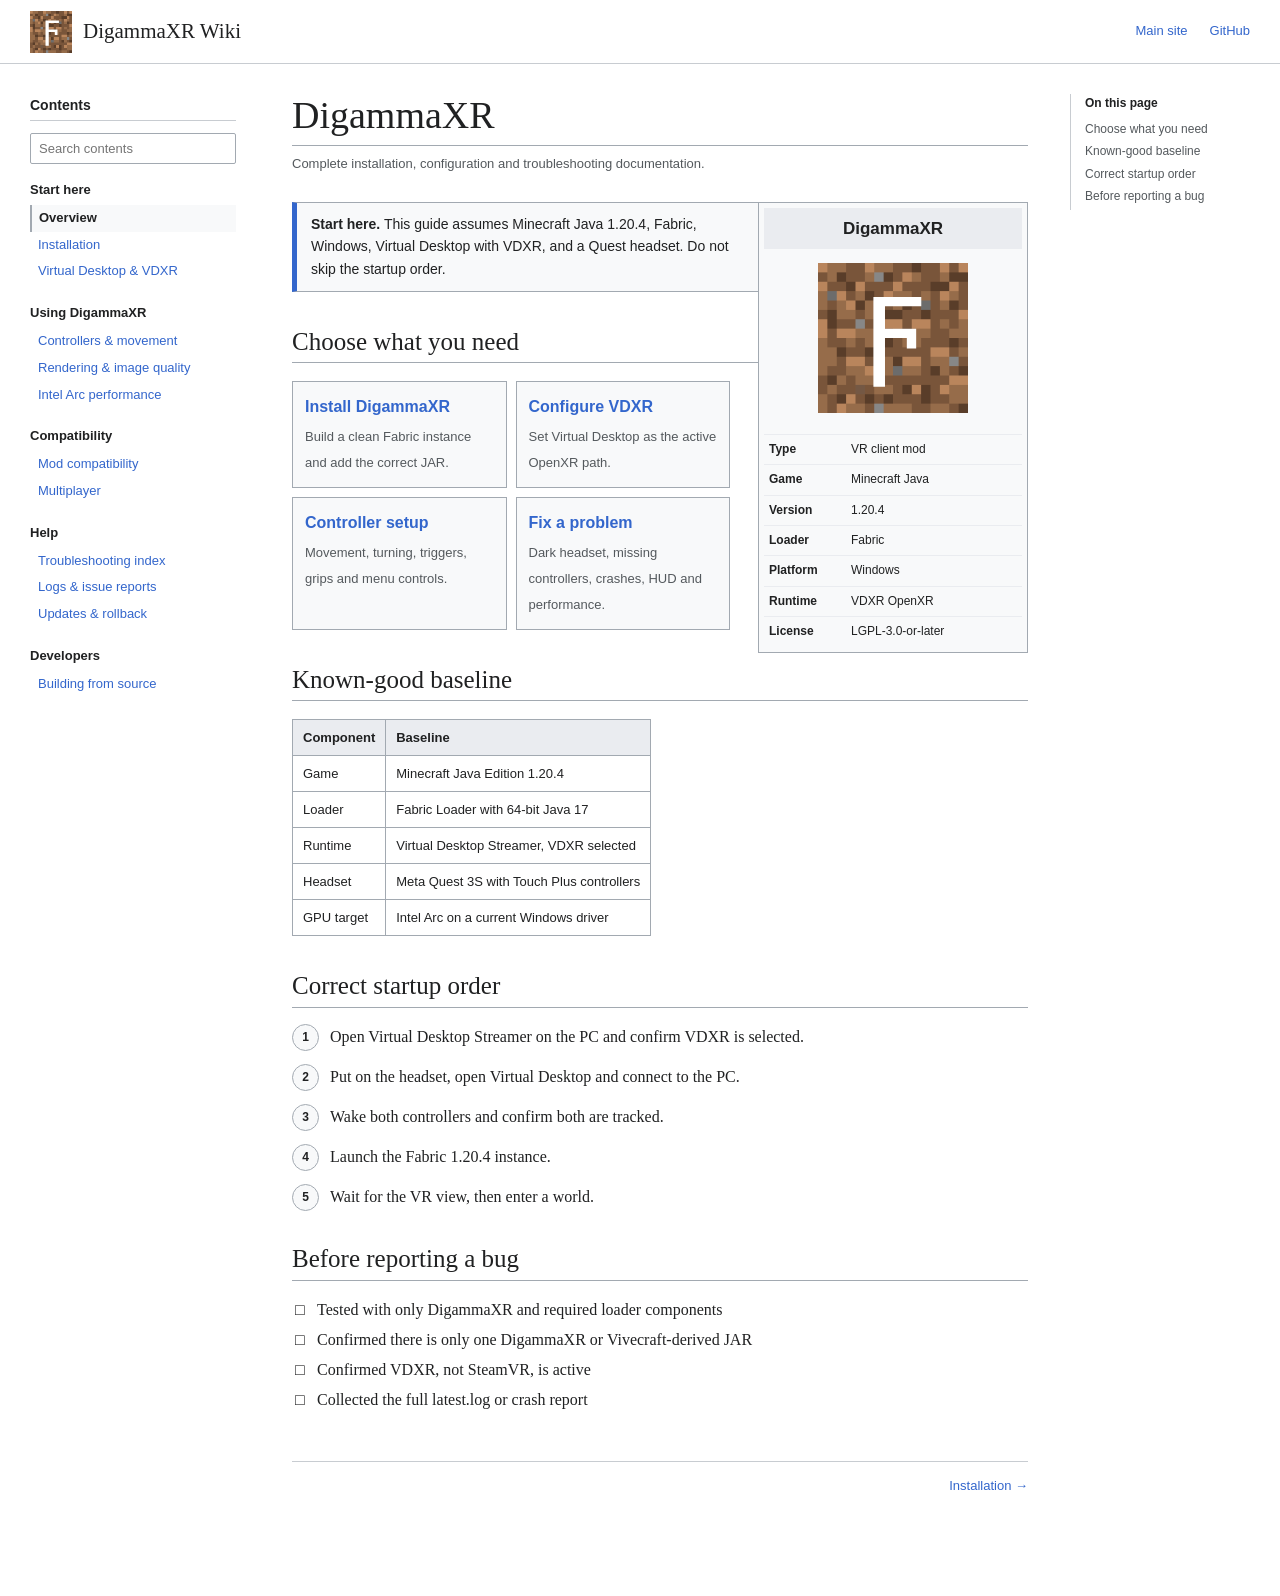
<file: docs/wiki/index.html>
<!doctype html><html><head><meta charset="utf-8"><meta name="viewport" content="width=device-width,initial-scale=1"><meta http-equiv="Cache-Control" content="no-cache, no-store, must-revalidate"><link rel="icon" href="../digammaxr-logo.svg"><link rel="stylesheet" href="guide.css?v=wikipedia-2"></head><body data-page="home"><script src="guide.js?v=wikipedia-2"></script></body></html>
</file>
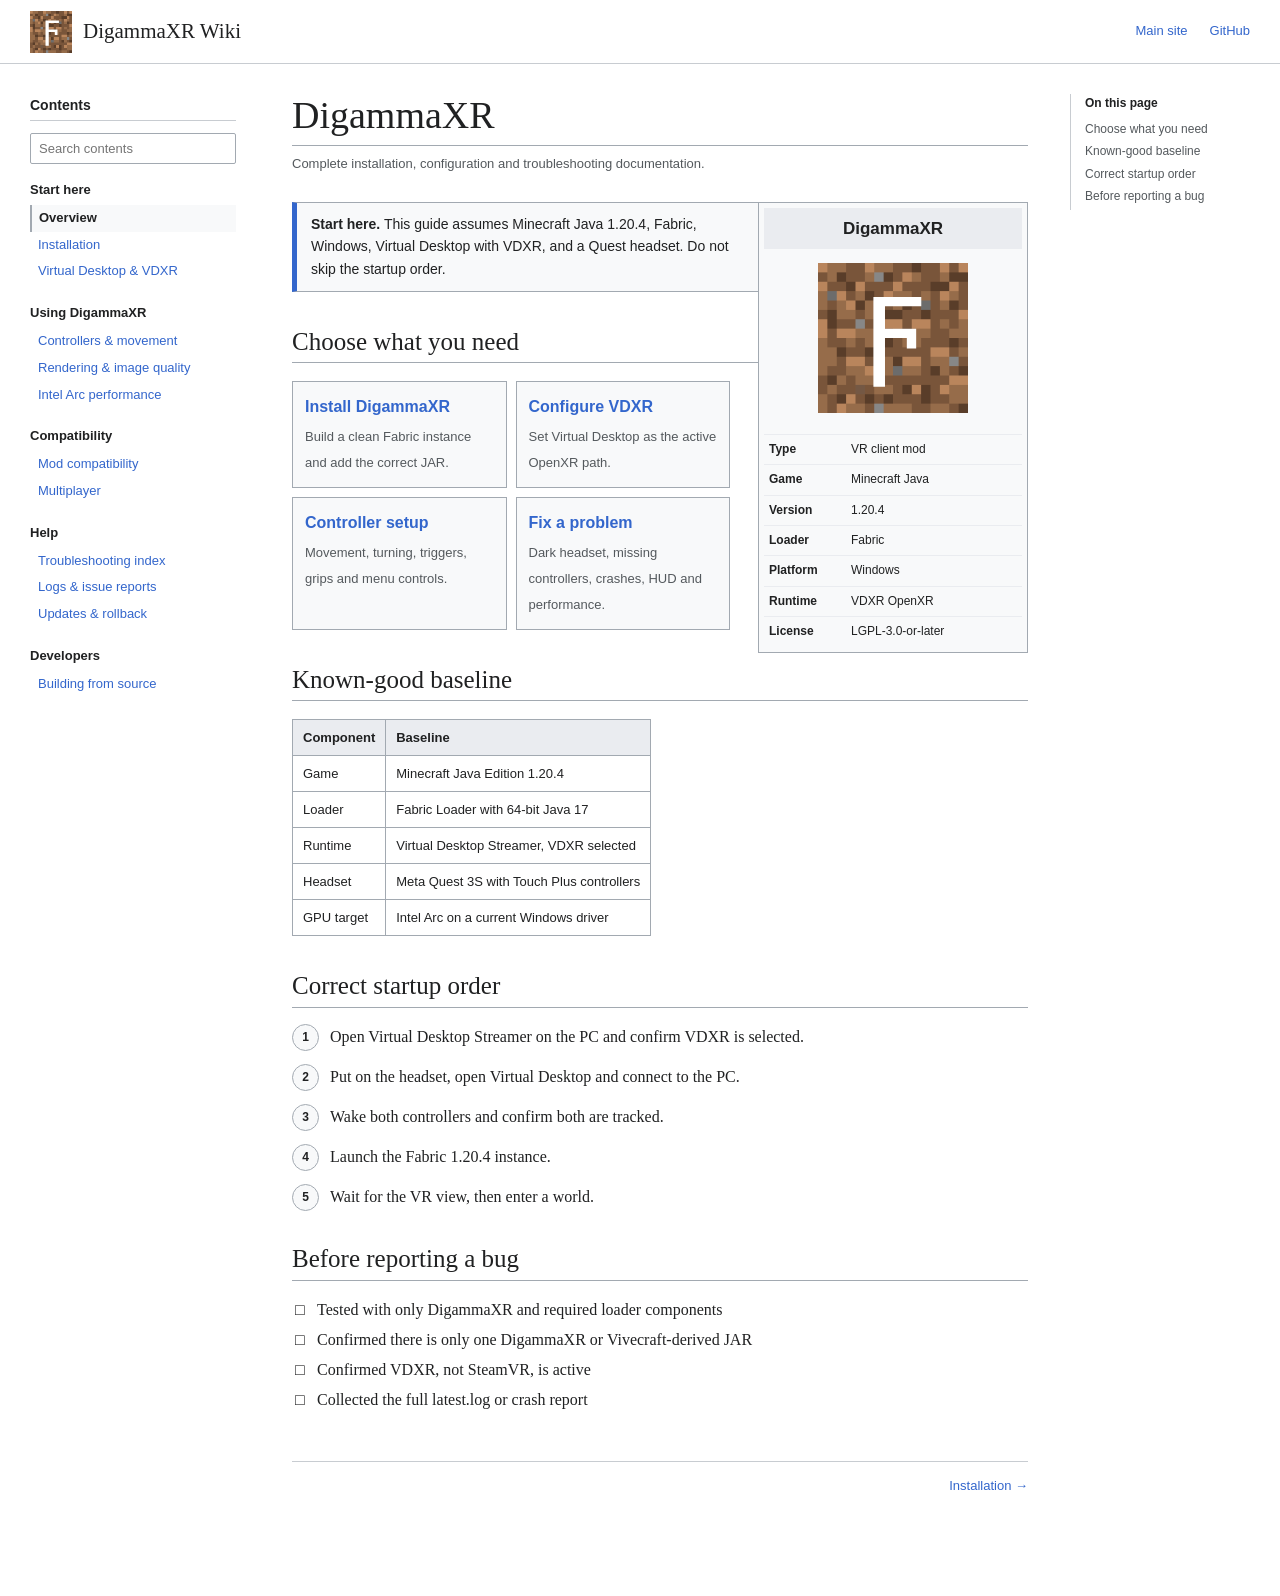
<file: docs/wiki.html>
<!doctype html>
<html lang="en">
<head>
  <meta charset="utf-8">
  <meta name="viewport" content="width=device-width,initial-scale=1">
  <meta http-equiv="refresh" content="0;url=wiki/">
  <link rel="canonical" href="wiki/">
  <title>DigammaXR Documentation</title>
</head>
<body><p><a href="wiki/">Open DigammaXR Documentation</a></p></body>
</html>
</file>
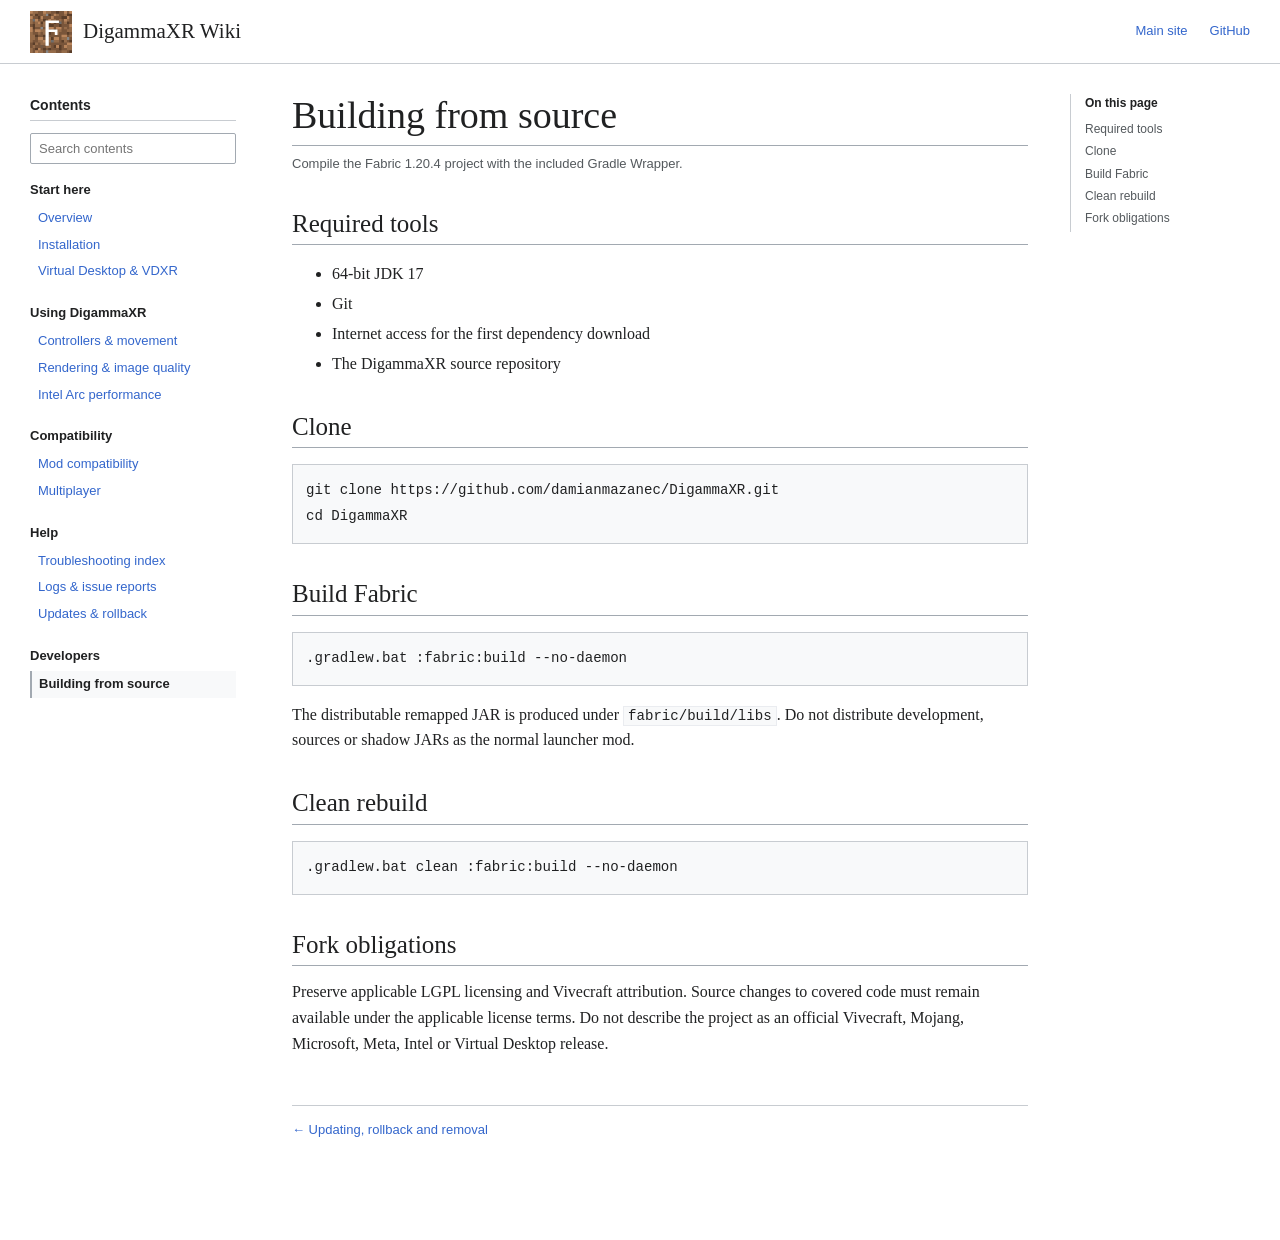
<file: docs/wiki/building.html>
<!doctype html><html><head><meta charset="utf-8"><meta name="viewport" content="width=device-width,initial-scale=1"><meta http-equiv="Cache-Control" content="no-cache, no-store, must-revalidate"><link rel="icon" href="../digammaxr-logo.svg"><link rel="stylesheet" href="guide.css?v=wikipedia-2"></head><body data-page="building"><script src="guide.js?v=wikipedia-2"></script></body></html>
</file>
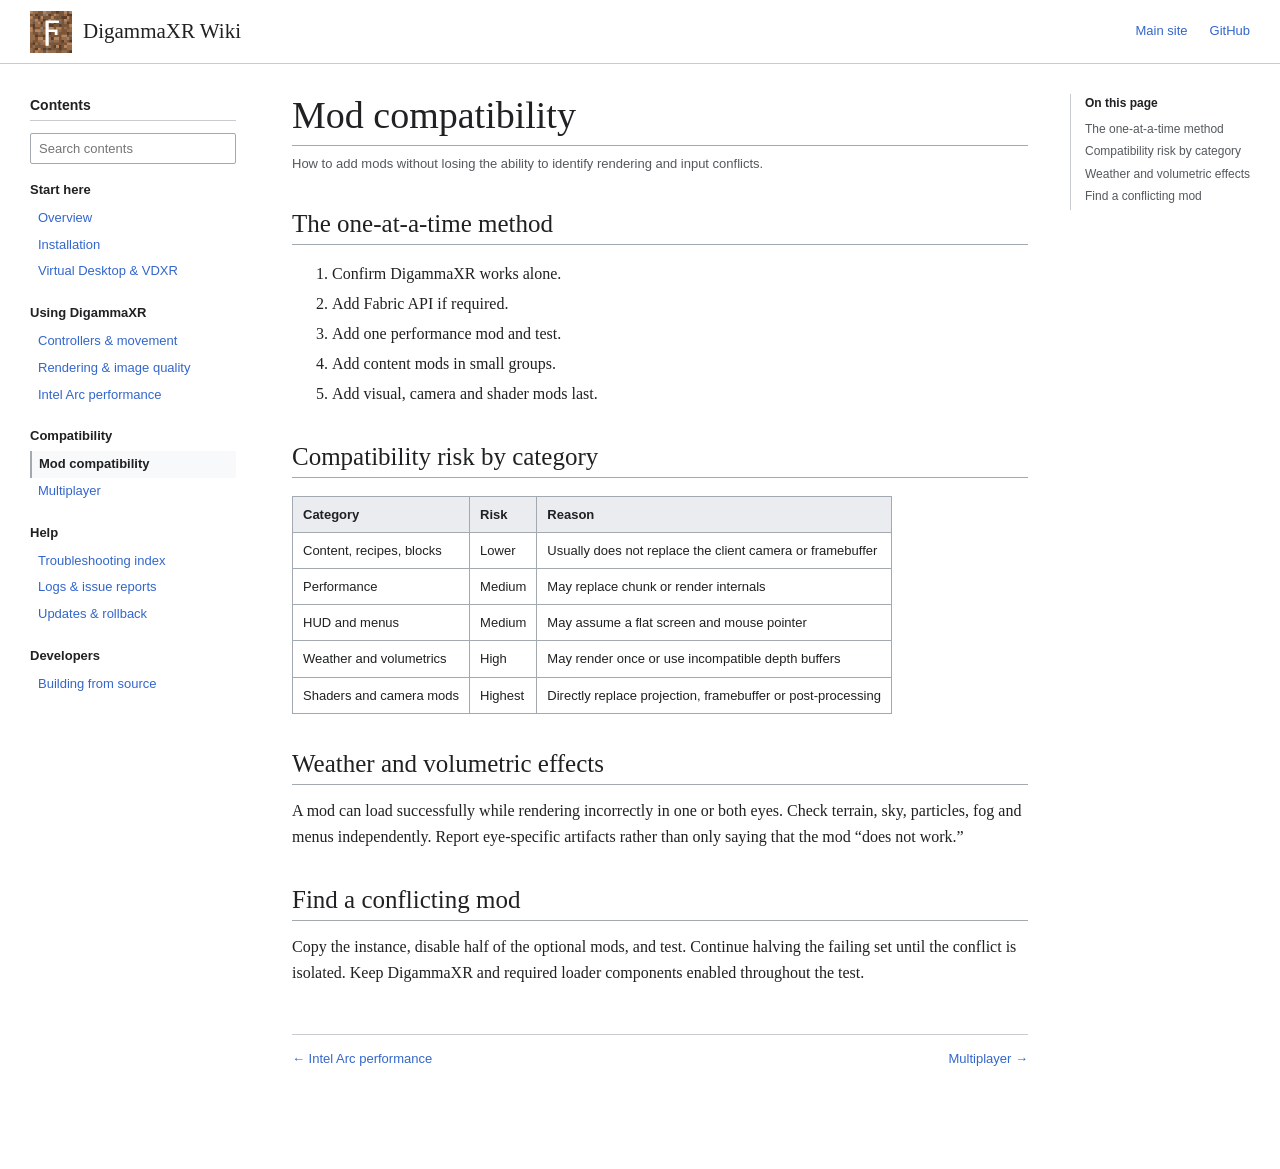
<file: docs/wiki/compatibility.html>
<!doctype html><html><head><meta charset="utf-8"><meta name="viewport" content="width=device-width,initial-scale=1"><meta http-equiv="Cache-Control" content="no-cache, no-store, must-revalidate"><link rel="icon" href="../digammaxr-logo.svg"><link rel="stylesheet" href="guide.css?v=wikipedia-2"></head><body data-page="compatibility"><script src="guide.js?v=wikipedia-2"></script></body></html>
</file>
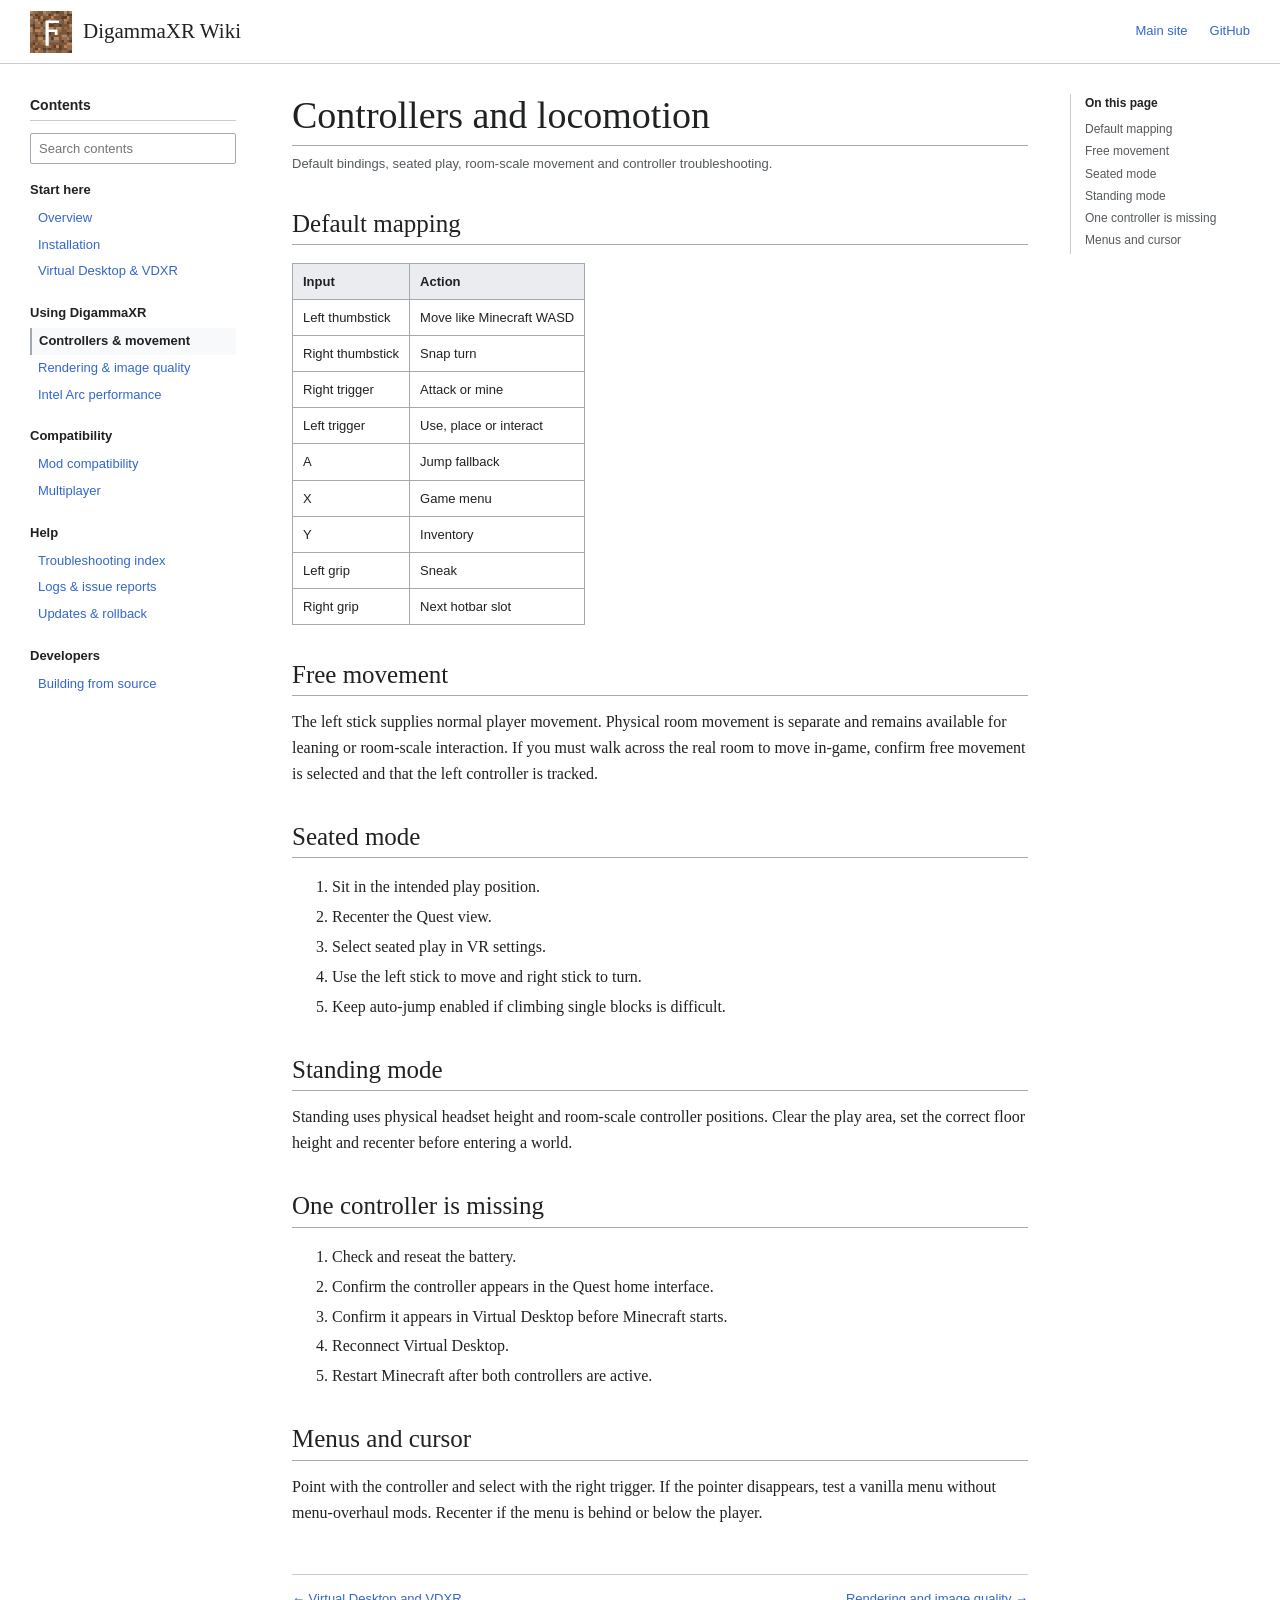
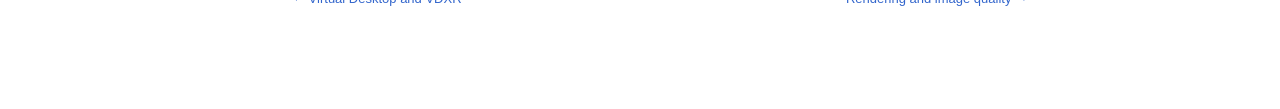
<file: docs/wiki/controls.html>
<!doctype html><html><head><meta charset="utf-8"><meta name="viewport" content="width=device-width,initial-scale=1"><meta http-equiv="Cache-Control" content="no-cache, no-store, must-revalidate"><link rel="icon" href="../digammaxr-logo.svg"><link rel="stylesheet" href="guide.css?v=wikipedia-2"></head><body data-page="controls"><script src="guide.js?v=wikipedia-2"></script></body></html>
</file>
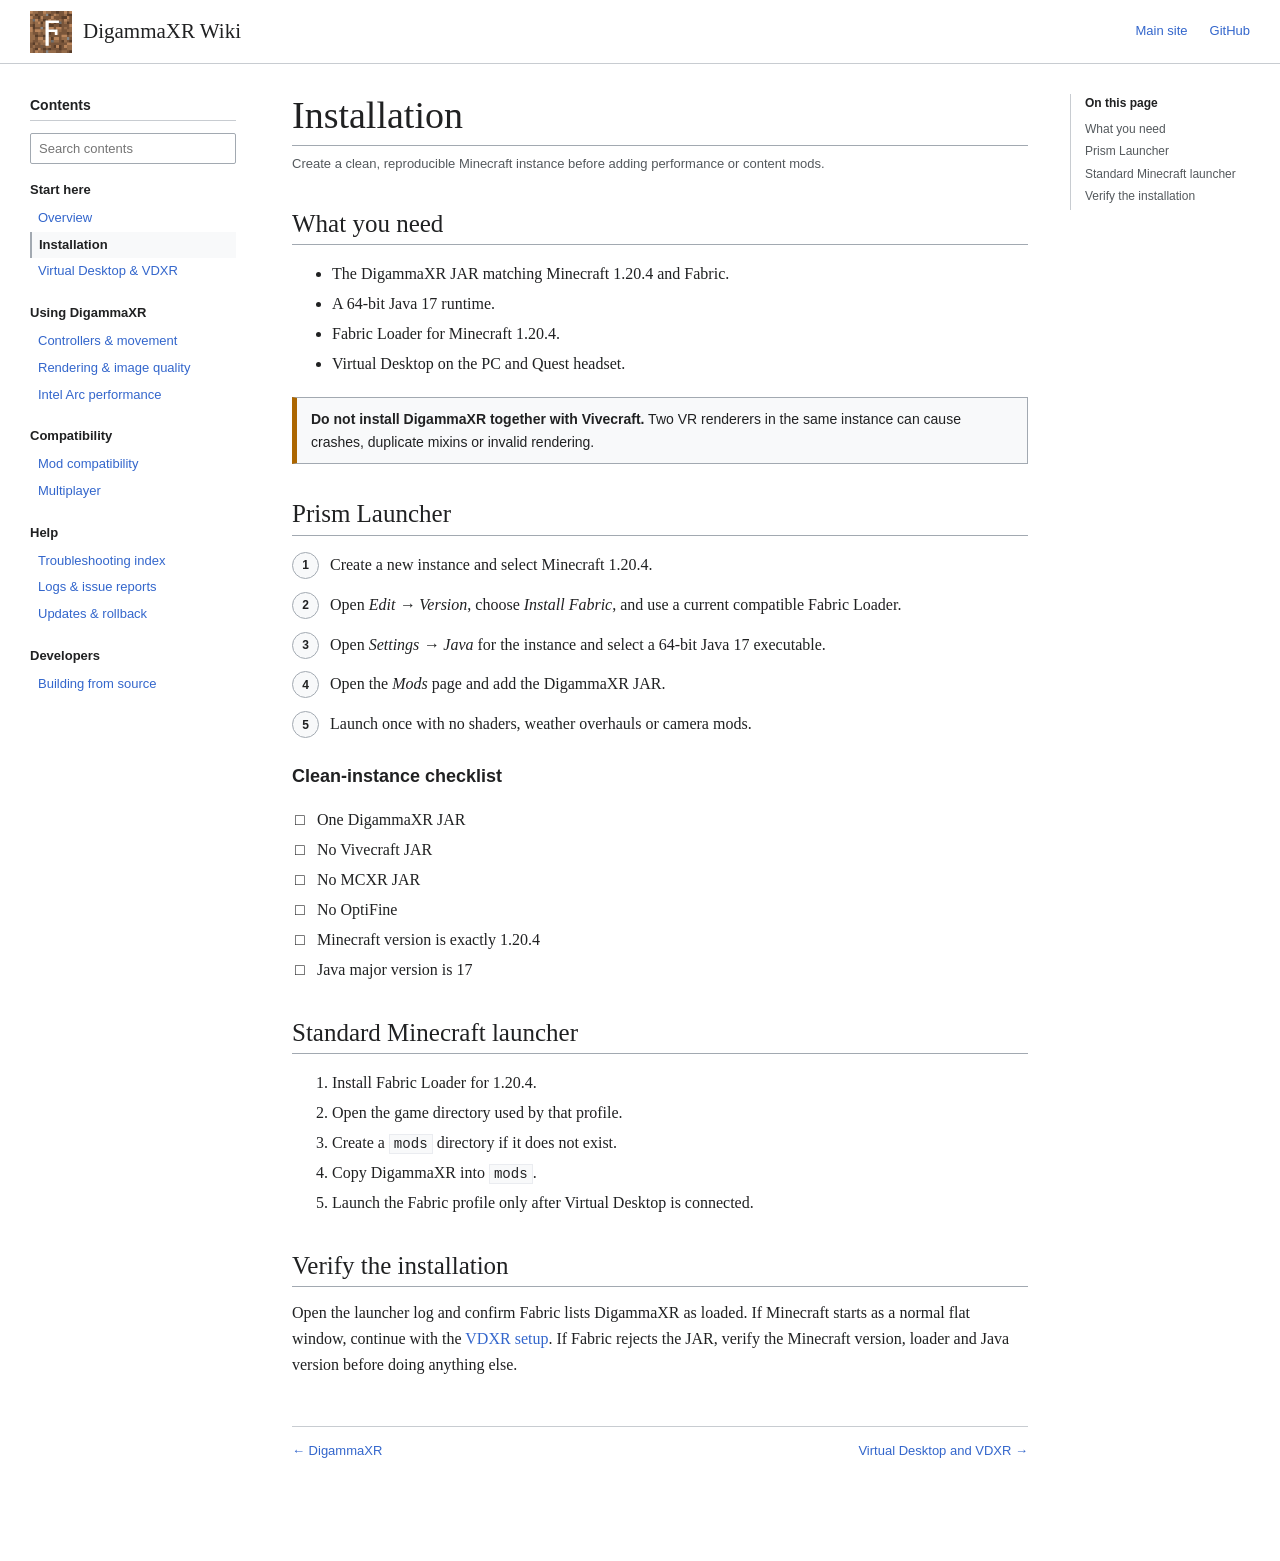
<file: docs/wiki/install.html>
<!doctype html><html><head><meta charset="utf-8"><meta name="viewport" content="width=device-width,initial-scale=1"><meta http-equiv="Cache-Control" content="no-cache, no-store, must-revalidate"><link rel="icon" href="../digammaxr-logo.svg"><link rel="stylesheet" href="guide.css?v=wikipedia-2"></head><body data-page="install"><script src="guide.js?v=wikipedia-2"></script></body></html>
</file>
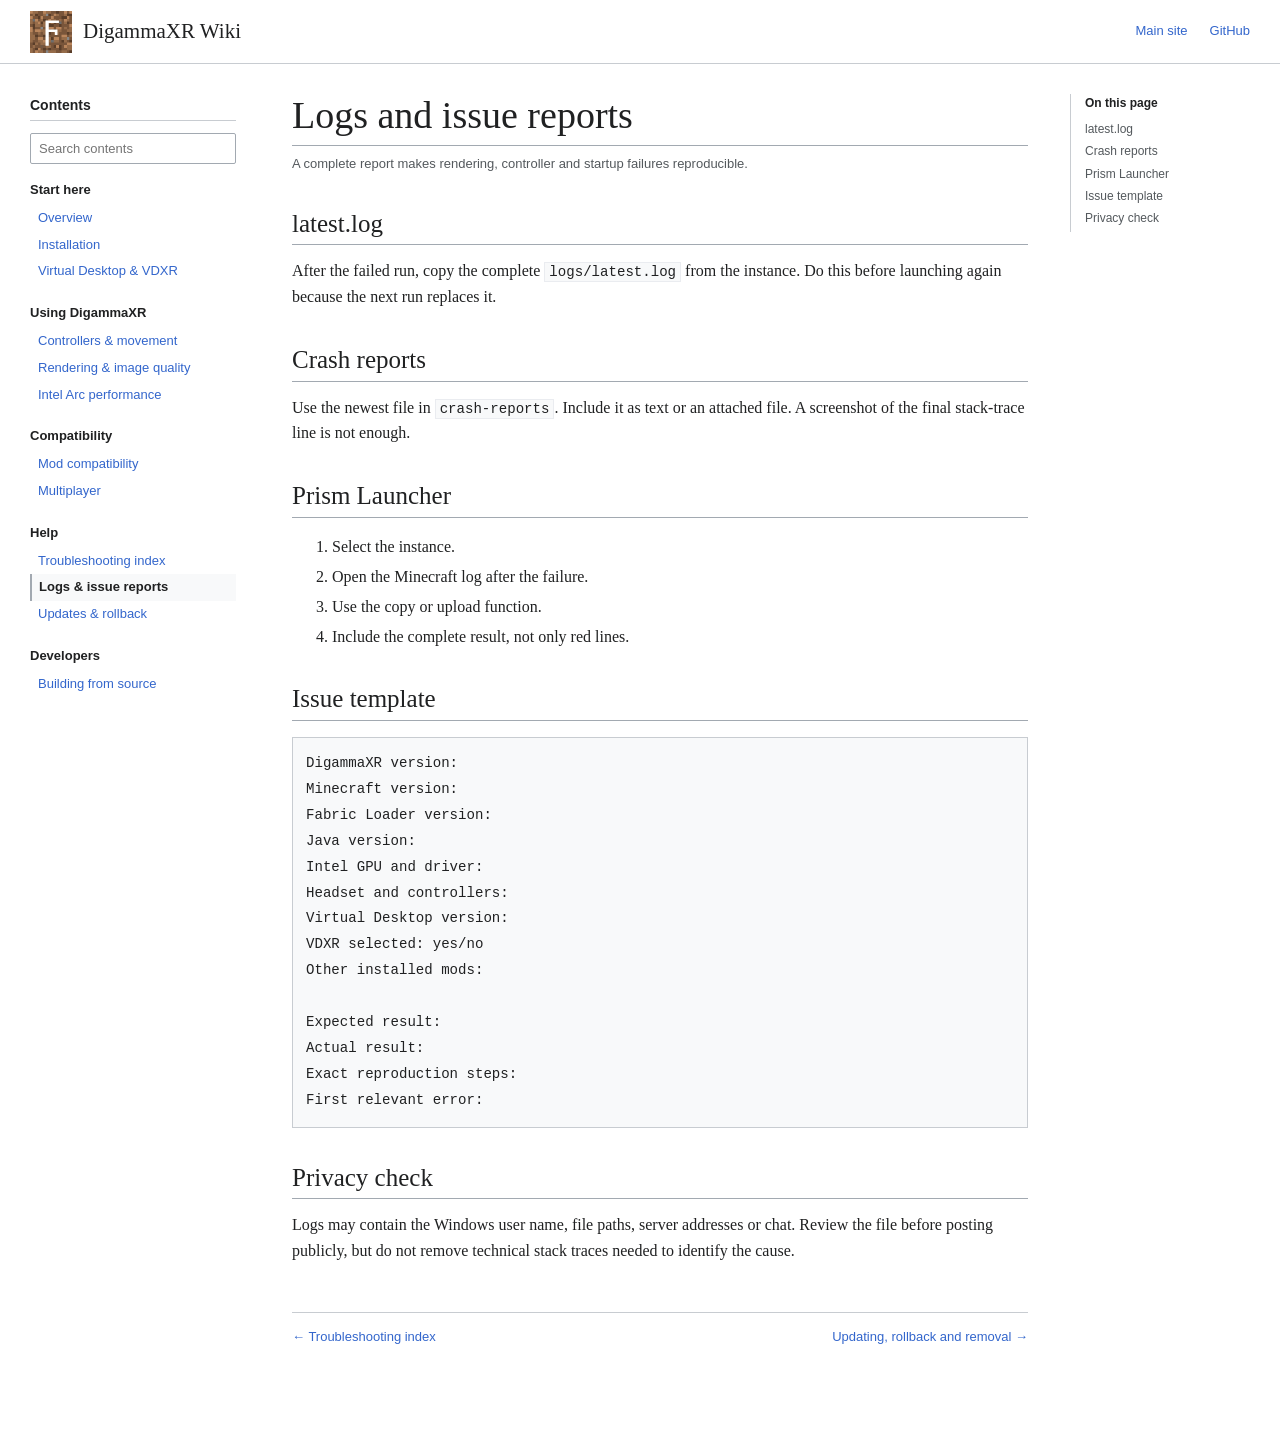
<file: docs/wiki/logs.html>
<!doctype html><html><head><meta charset="utf-8"><meta name="viewport" content="width=device-width,initial-scale=1"><meta http-equiv="Cache-Control" content="no-cache, no-store, must-revalidate"><link rel="icon" href="../digammaxr-logo.svg"><link rel="stylesheet" href="guide.css?v=wikipedia-2"></head><body data-page="logs"><script src="guide.js?v=wikipedia-2"></script></body></html>
</file>
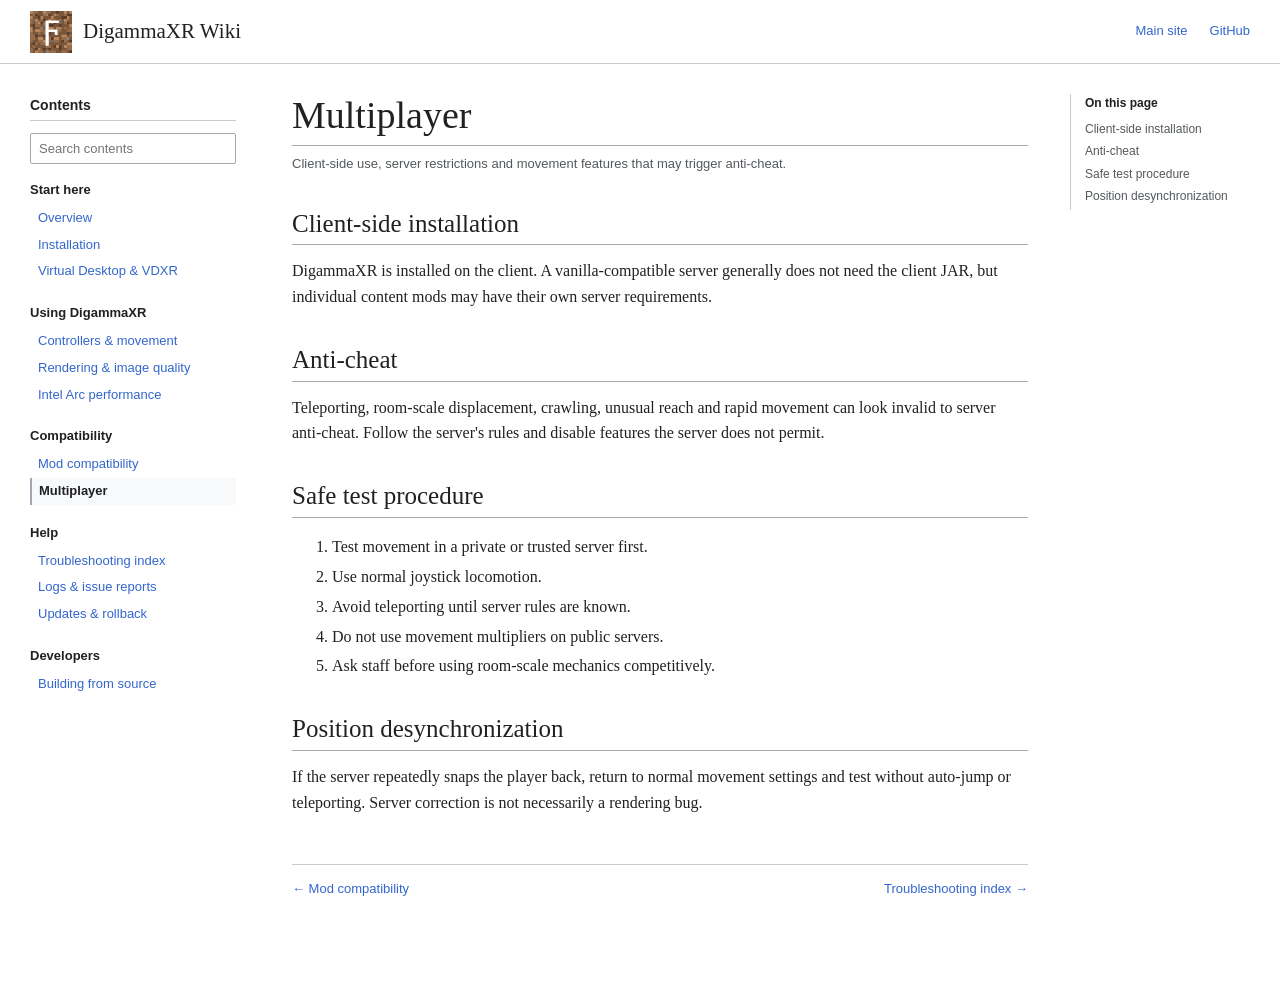
<file: docs/wiki/multiplayer.html>
<!doctype html><html><head><meta charset="utf-8"><meta name="viewport" content="width=device-width,initial-scale=1"><meta http-equiv="Cache-Control" content="no-cache, no-store, must-revalidate"><link rel="icon" href="../digammaxr-logo.svg"><link rel="stylesheet" href="guide.css?v=wikipedia-2"></head><body data-page="multiplayer"><script src="guide.js?v=wikipedia-2"></script></body></html>
</file>
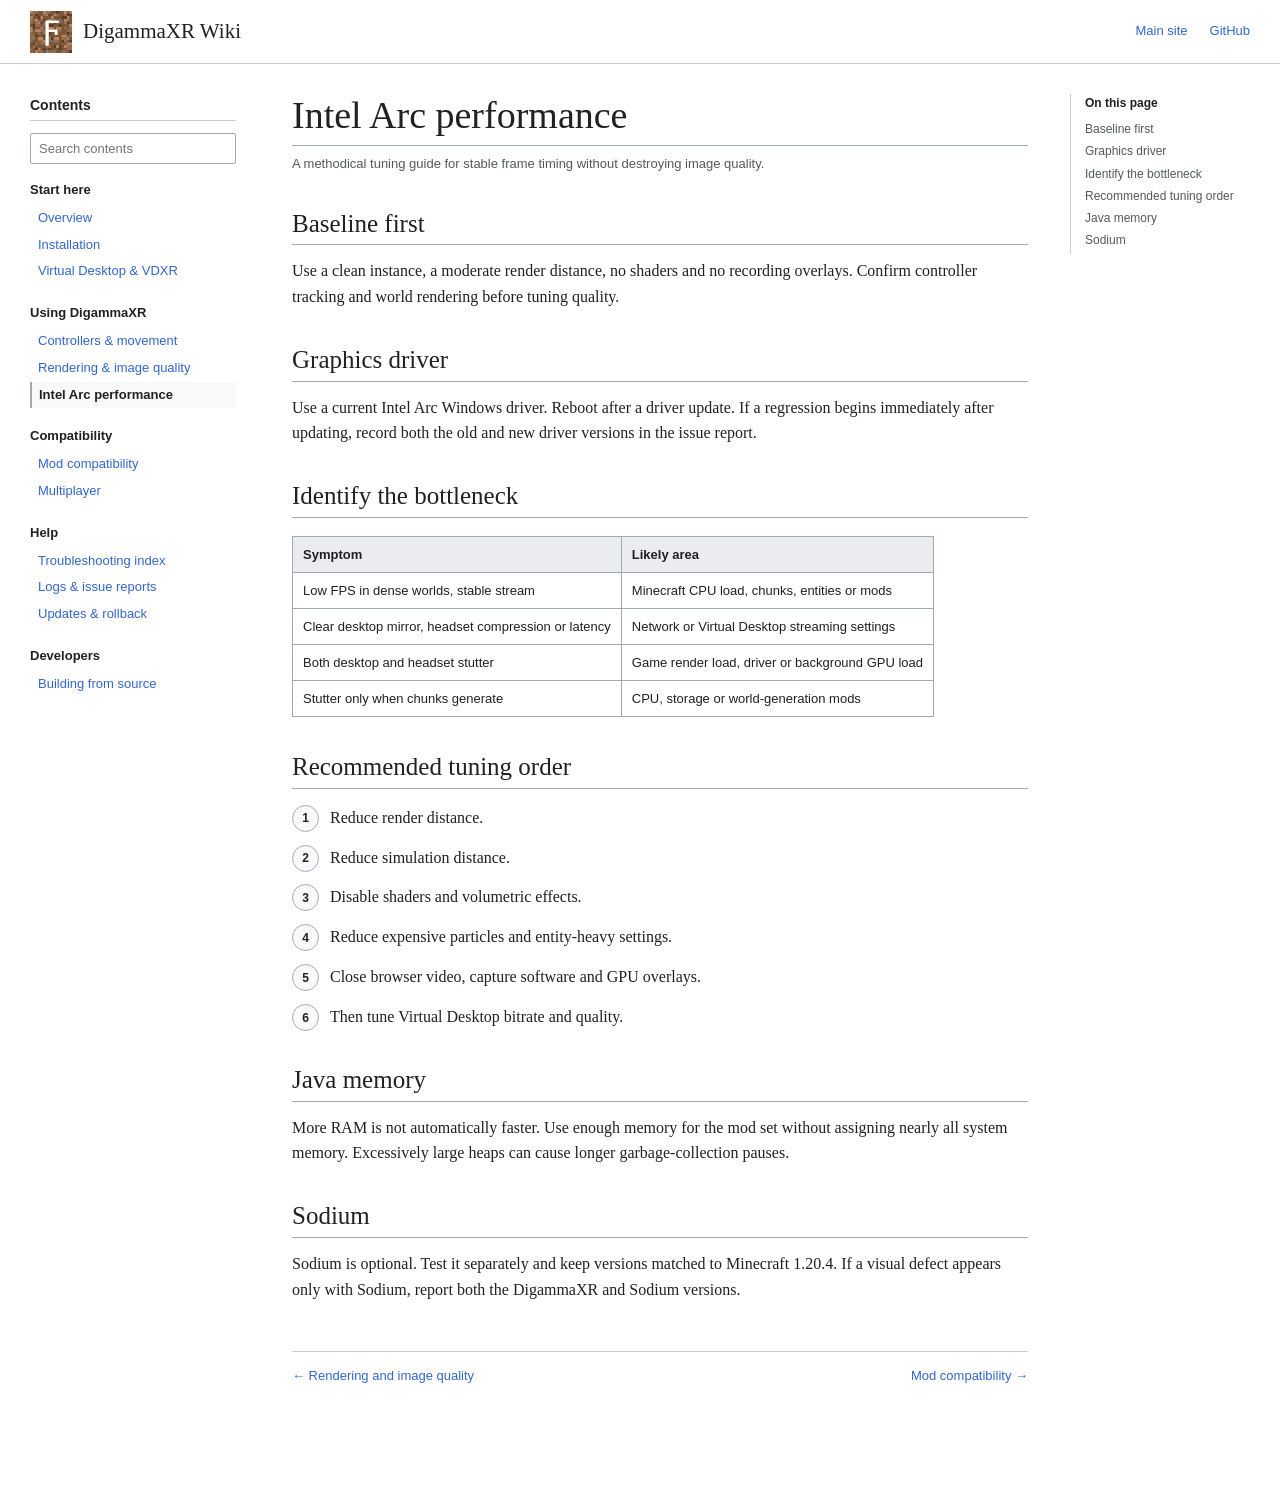
<file: docs/wiki/performance.html>
<!doctype html><html><head><meta charset="utf-8"><meta name="viewport" content="width=device-width,initial-scale=1"><meta http-equiv="Cache-Control" content="no-cache, no-store, must-revalidate"><link rel="icon" href="../digammaxr-logo.svg"><link rel="stylesheet" href="guide.css?v=wikipedia-2"></head><body data-page="performance"><script src="guide.js?v=wikipedia-2"></script></body></html>
</file>
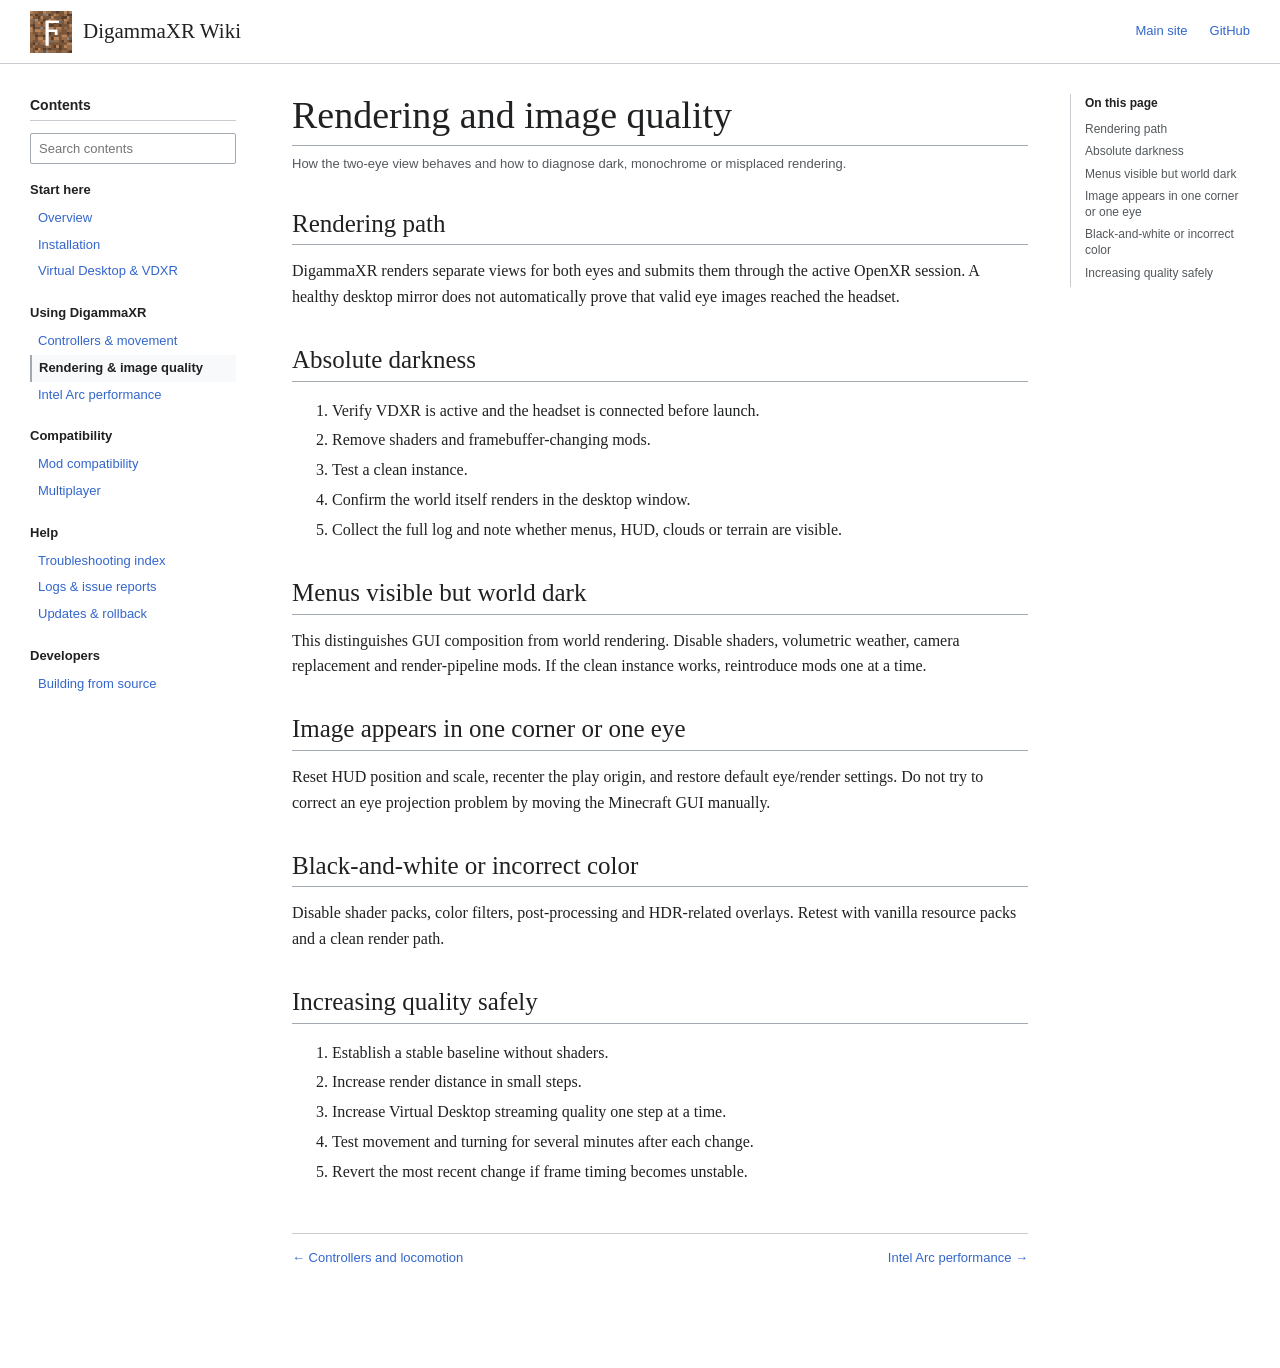
<file: docs/wiki/rendering.html>
<!doctype html><html><head><meta charset="utf-8"><meta name="viewport" content="width=device-width,initial-scale=1"><meta http-equiv="Cache-Control" content="no-cache, no-store, must-revalidate"><link rel="icon" href="../digammaxr-logo.svg"><link rel="stylesheet" href="guide.css?v=wikipedia-2"></head><body data-page="rendering"><script src="guide.js?v=wikipedia-2"></script></body></html>
</file>
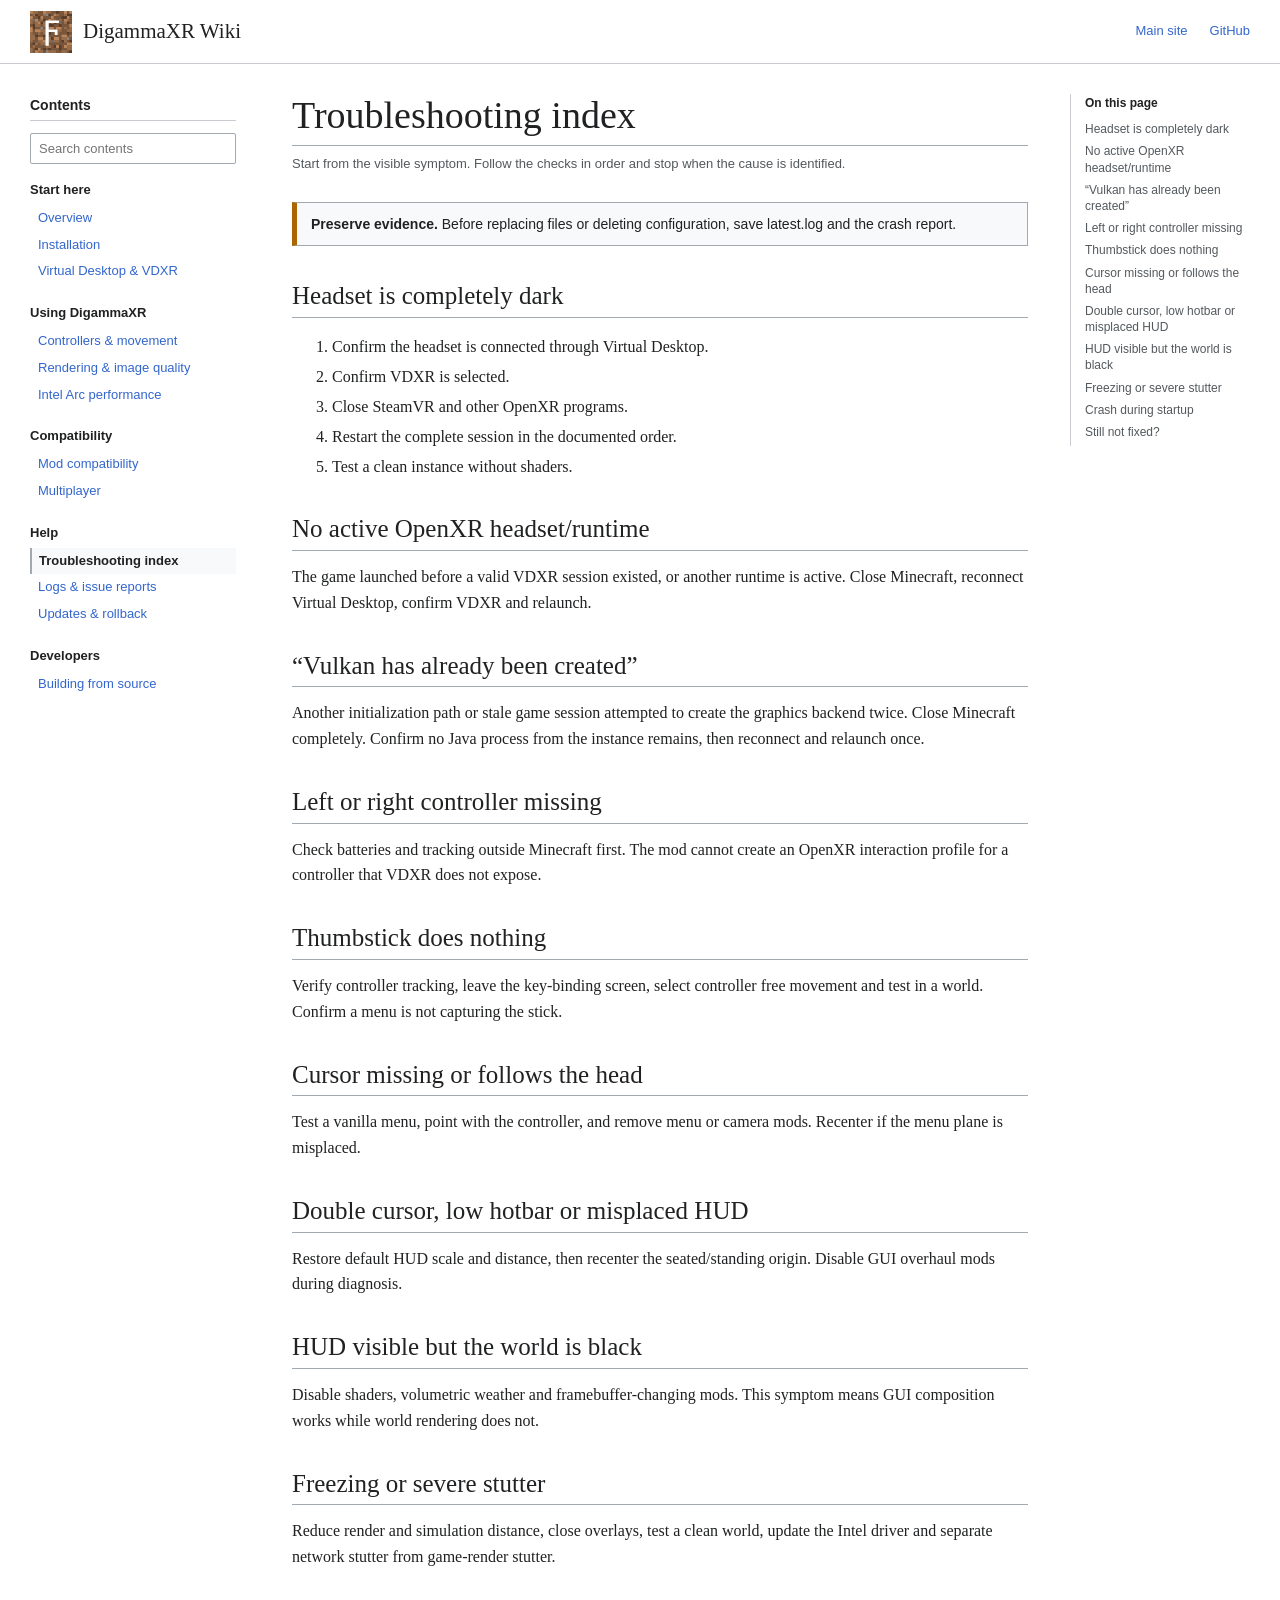
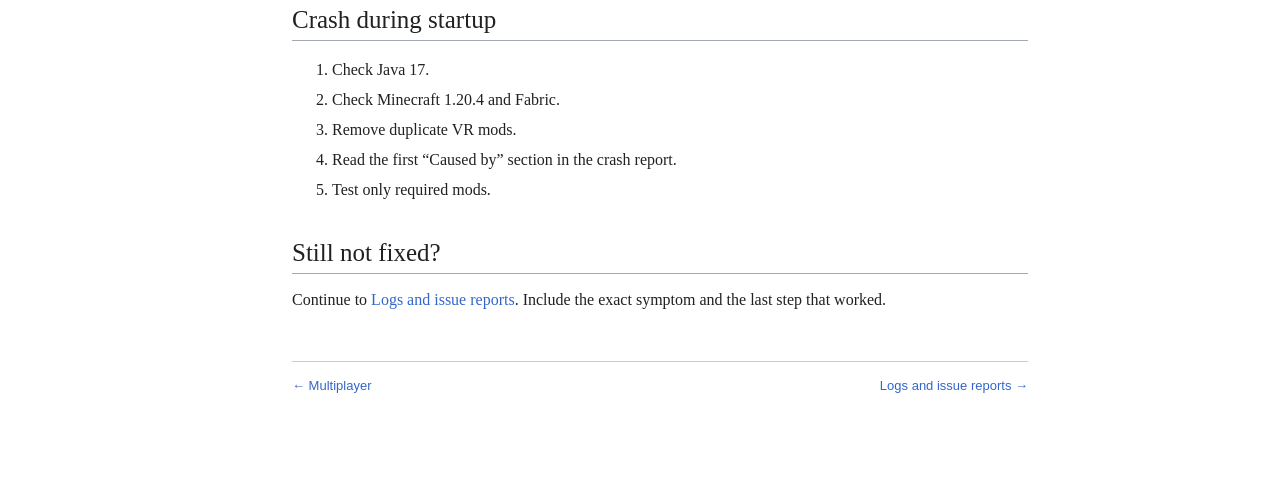
<file: docs/wiki/troubleshooting.html>
<!doctype html><html><head><meta charset="utf-8"><meta name="viewport" content="width=device-width,initial-scale=1"><meta http-equiv="Cache-Control" content="no-cache, no-store, must-revalidate"><link rel="icon" href="../digammaxr-logo.svg"><link rel="stylesheet" href="guide.css?v=wikipedia-2"></head><body data-page="troubleshooting"><script src="guide.js?v=wikipedia-2"></script></body></html>
</file>
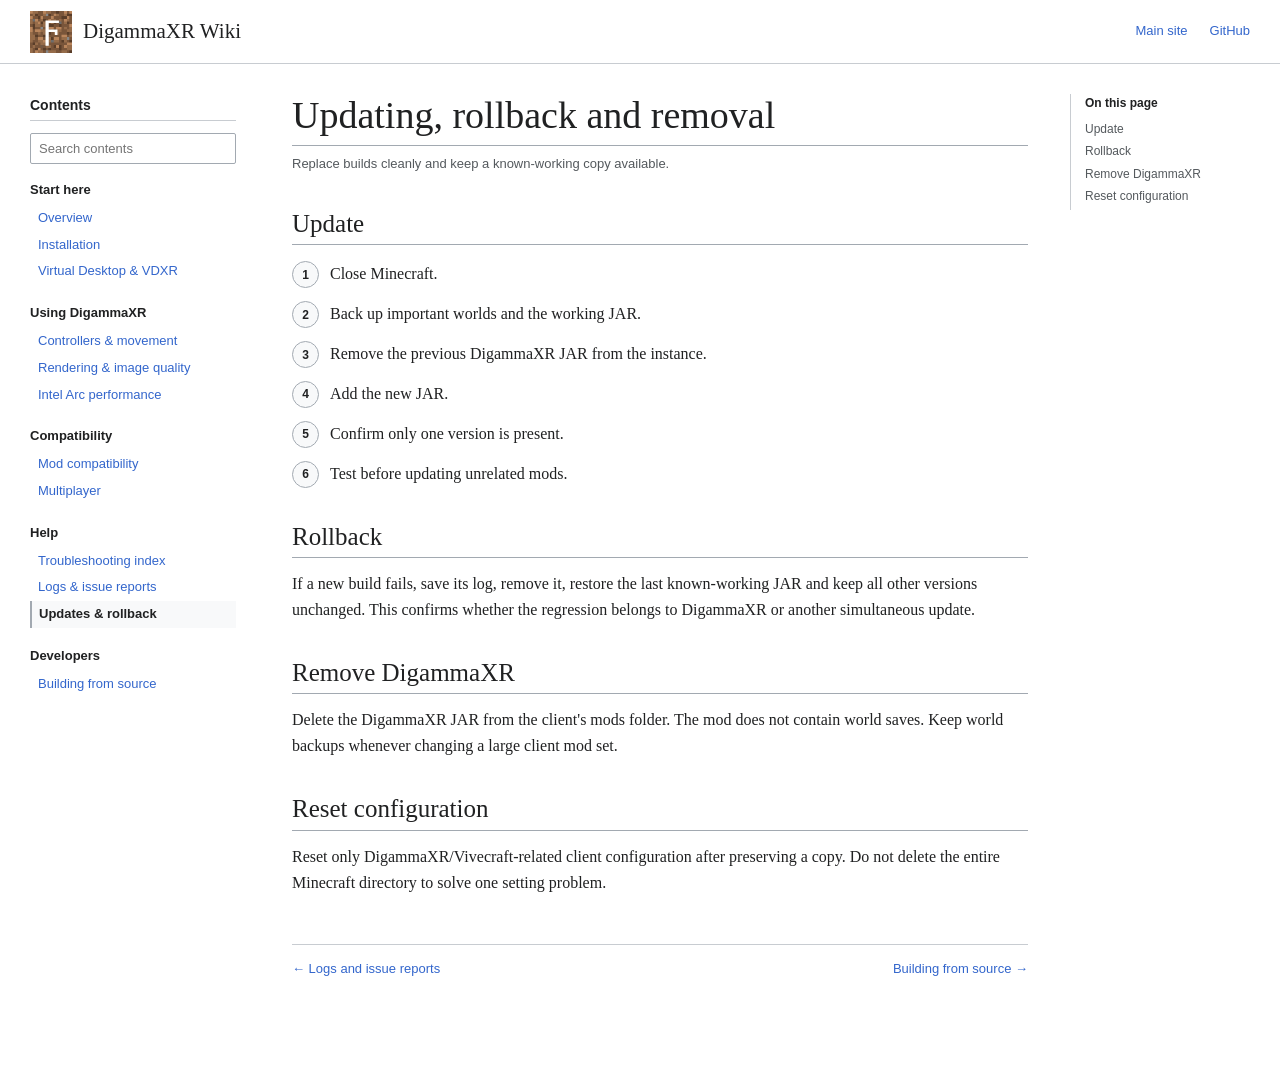
<file: docs/wiki/updates.html>
<!doctype html><html><head><meta charset="utf-8"><meta name="viewport" content="width=device-width,initial-scale=1"><meta http-equiv="Cache-Control" content="no-cache, no-store, must-revalidate"><link rel="icon" href="../digammaxr-logo.svg"><link rel="stylesheet" href="guide.css?v=wikipedia-2"></head><body data-page="updates"><script src="guide.js?v=wikipedia-2"></script></body></html>
</file>
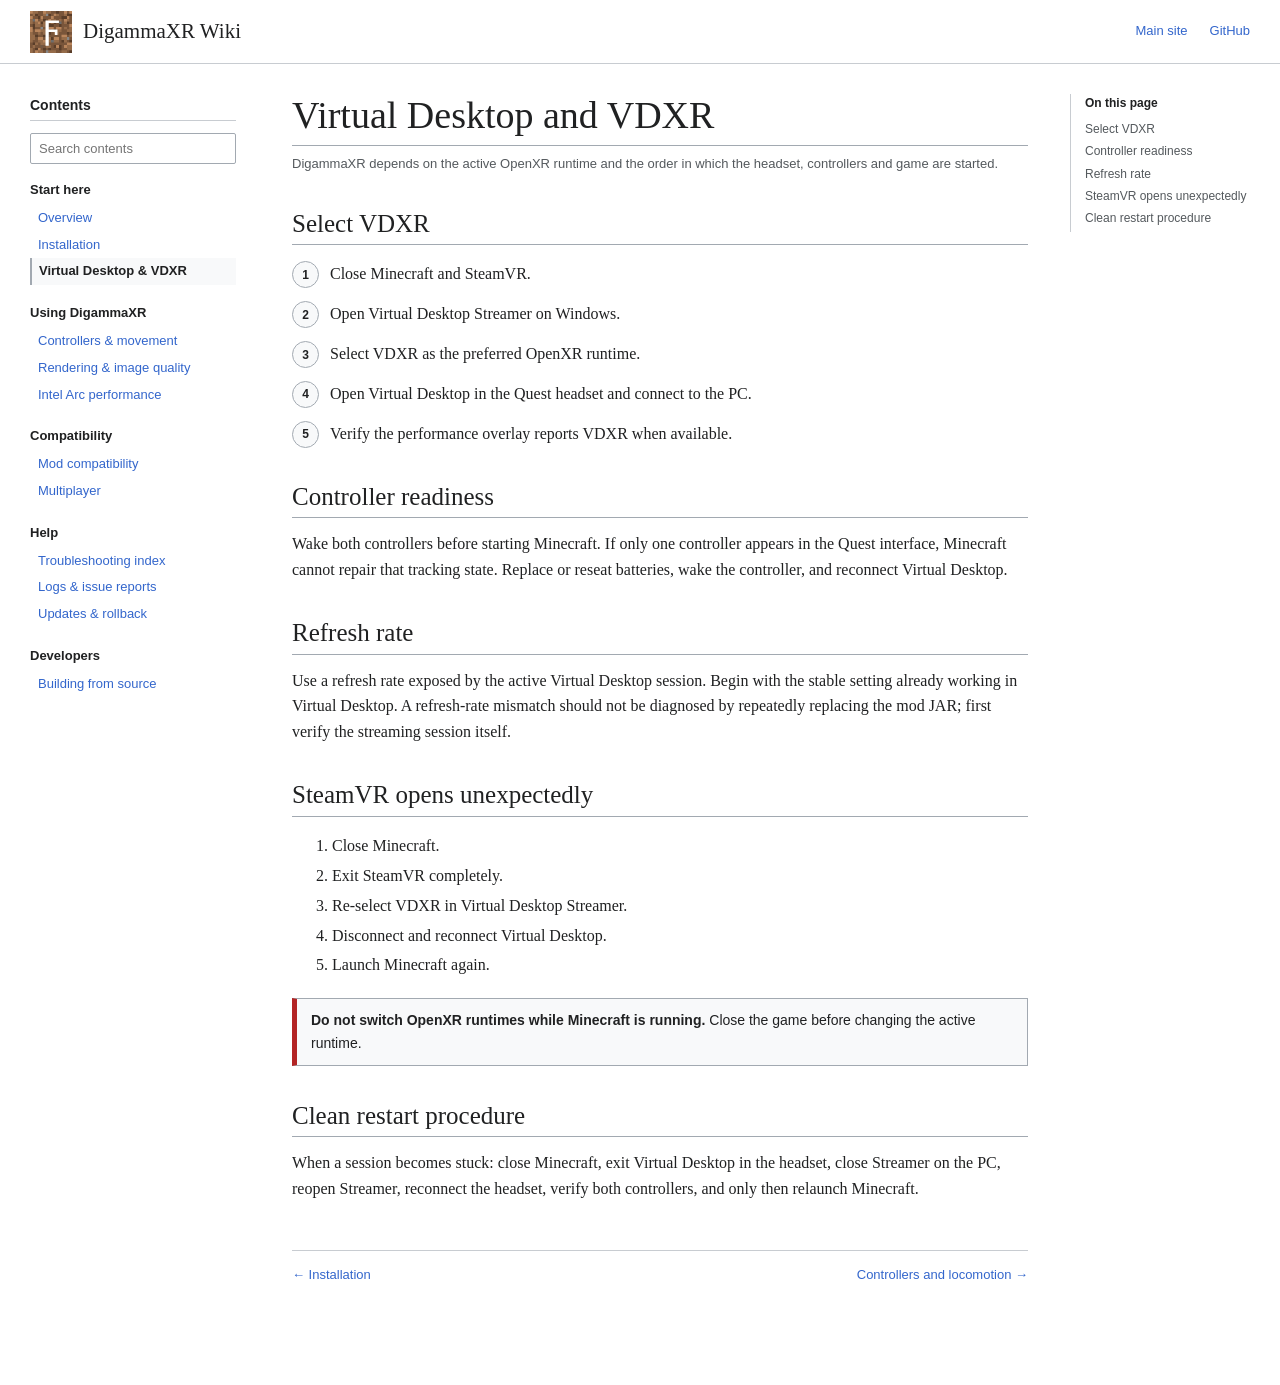
<file: docs/wiki/vdxr.html>
<!doctype html><html><head><meta charset="utf-8"><meta name="viewport" content="width=device-width,initial-scale=1"><meta http-equiv="Cache-Control" content="no-cache, no-store, must-revalidate"><link rel="icon" href="../digammaxr-logo.svg"><link rel="stylesheet" href="guide.css?v=wikipedia-2"></head><body data-page="vdxr"><script src="guide.js?v=wikipedia-2"></script></body></html>
</file>
<file: docs/wiki/guide.css>
:root {
  --paper: #ffffff;
  --soft: #f8f9fa;
  --line: #a2a9b1;
  --light-line: #c8ccd1;
  --ink: #202122;
  --muted: #54595d;
  --link: #36c;
  --visited: #795cb2;
}

* { box-sizing: border-box; }
html { scroll-behavior: smooth; }
body {
  margin: 0;
  background: var(--paper);
  color: var(--ink);
  font-family: Arial, Helvetica, sans-serif;
  font-size: 14px;
  line-height: 1.6;
}
a { color: var(--link); text-decoration: none; }
a:visited { color: var(--visited); }
a:hover { text-decoration: underline; }

.top {
  min-height: 64px;
  display: flex;
  align-items: center;
  justify-content: space-between;
  padding: 8px 30px;
  border-bottom: 1px solid var(--light-line);
  background: #fff;
}
.top-brand {
  display: flex;
  align-items: center;
  gap: 11px;
  color: var(--ink);
  font-family: Georgia, "Times New Roman", serif;
  font-size: 21px;
}
.top-brand:visited { color: var(--ink); }
.top-brand:hover { text-decoration: none; }
.top-brand img { width: 42px; height: 42px; image-rendering: auto; }
.top-links { display: flex; gap: 22px; font-size: 13px; }

.layout {
  width: min(1400px, 100%);
  margin: auto;
  display: grid;
  grid-template-columns: 220px minmax(0, 860px) 180px;
  gap: 42px;
  padding: 30px 30px 100px;
}
.sidebar {
  position: sticky;
  top: 24px;
  align-self: start;
  max-height: calc(100vh - 48px);
  overflow: auto;
  padding-right: 14px;
}
.sidebar-title {
  width: 100%;
  margin: 0 0 12px;
  padding: 0 0 7px;
  border: 0;
  border-bottom: 1px solid var(--light-line);
  background: none;
  color: var(--ink);
  font: 700 14px Arial, sans-serif;
  text-align: left;
}
.nav-group { margin: 0 0 18px; }
.nav-group strong {
  display: block;
  margin: 0 0 4px;
  color: var(--ink);
  font-size: 13px;
}
.nav-group a {
  display: block;
  padding: 3px 7px;
  border-left: 1px solid transparent;
  color: var(--link);
  font-size: 13px;
}
.nav-group a:visited { color: var(--link); }
.nav-group a.active {
  border-left: 2px solid var(--line);
  background: var(--soft);
  color: var(--ink);
  font-weight: 700;
}
.search {
  width: 100%;
  margin-bottom: 16px;
  padding: 7px 8px;
  border: 1px solid var(--line);
  border-radius: 2px;
  background: #fff;
  font: 13px Arial, sans-serif;
}
.search:focus { outline: 2px solid #36c; outline-offset: -2px; }

.article {
  min-width: 0;
  font-family: Georgia, "Times New Roman", serif;
  font-size: 16px;
  line-height: 1.62;
}
.article > h1 {
  margin: 0;
  padding-bottom: 7px;
  border-bottom: 1px solid var(--line);
  font-family: Georgia, "Times New Roman", serif;
  font-size: 38px;
  font-weight: 400;
  line-height: 1.15;
  letter-spacing: 0;
}
.article .lede {
  margin: 7px 0 28px;
  color: var(--muted);
  font-family: Arial, Helvetica, sans-serif;
  font-size: 13px;
}
.article h2 {
  margin: 34px 0 13px;
  padding-bottom: 4px;
  border-bottom: 1px solid var(--line);
  font-family: Georgia, "Times New Roman", serif;
  font-size: 25px;
  font-weight: 400;
  line-height: 1.3;
}
.article h3 {
  margin: 25px 0 9px;
  font-family: Arial, Helvetica, sans-serif;
  font-size: 18px;
}
.article p { margin: 0 0 15px; }
.article li { margin: 4px 0; }
.article table {
  margin: 18px 0;
  border-collapse: collapse;
  font-family: Arial, Helvetica, sans-serif;
  font-size: 13px;
}
.article th, .article td {
  padding: 7px 10px;
  border: 1px solid var(--line);
  text-align: left;
  vertical-align: top;
}
.article th { background: #eaecf0; }
code {
  padding: 1px 4px;
  border: 1px solid #eaecf0;
  background: var(--soft);
  font-family: Consolas, monospace;
  font-size: .88em;
}
pre {
  overflow: auto;
  padding: 13px;
  border: 1px solid var(--light-line);
  background: var(--soft);
}
pre code { padding: 0; border: 0; background: none; }

.callout {
  margin: 20px 0;
  padding: 10px 14px;
  border: 1px solid var(--line);
  border-left: 5px solid #36c;
  background: var(--soft);
  font-family: Arial, Helvetica, sans-serif;
  font-size: 14px;
}
.callout.warning { border-left-color: #ac6600; }
.callout.danger { border-left-color: #b32424; }
.checklist { padding-left: 0; list-style: none; }
.checklist li { position: relative; padding-left: 25px; }
.checklist li::before { content: "□"; position: absolute; left: 3px; }
.steps { counter-reset: step; padding: 0; list-style: none; }
.steps > li { position: relative; margin: 14px 0; padding-left: 38px; }
.steps > li::before {
  counter-increment: step;
  content: counter(step);
  position: absolute;
  left: 0;
  top: 0;
  width: 25px;
  height: 25px;
  display: grid;
  place-items: center;
  border: 1px solid var(--line);
  border-radius: 50%;
  background: var(--soft);
  font: 700 12px Arial, sans-serif;
}
.cards {
  display: grid;
  grid-template-columns: repeat(2, 1fr);
  gap: 9px;
  margin: 18px 0;
}
.card {
  padding: 12px;
  border: 1px solid var(--line);
  background: var(--soft);
  font-family: Arial, Helvetica, sans-serif;
}
.card:visited { color: var(--link); }
.card strong { display: block; margin-bottom: 3px; }
.card span { color: var(--muted); font-size: 13px; }

.wiki-infobox {
  float: right;
  width: 270px;
  margin: 0 0 20px 28px;
  padding: 5px;
  border: 1px solid var(--line);
  background: var(--soft);
  font-family: Arial, Helvetica, sans-serif;
  font-size: 12px;
  text-align: center;
}
.wiki-infobox h3 {
  margin: 0;
  padding: 7px;
  background: #eaecf0;
  font-size: 17px;
}
.wiki-infobox img { width: 150px; height: 150px; margin: 14px; }
.wiki-infobox dl {
  display: grid;
  grid-template-columns: 82px 1fr;
  margin: 0;
  text-align: left;
}
.wiki-infobox dt, .wiki-infobox dd {
  margin: 0;
  padding: 5px;
  border-top: 1px solid #eaecf0;
}
.wiki-infobox dt { font-weight: 700; }

.page-nav {
  clear: both;
  margin-top: 48px;
  padding-top: 13px;
  display: flex;
  justify-content: space-between;
  border-top: 1px solid var(--light-line);
  font-family: Arial, Helvetica, sans-serif;
  font-size: 13px;
}
.on-page {
  position: sticky;
  top: 24px;
  align-self: start;
  padding-left: 14px;
  border-left: 1px solid var(--light-line);
}
.on-page strong {
  display: block;
  margin-bottom: 8px;
  font-size: 12px;
}
.on-page a {
  display: block;
  margin: 6px 0;
  color: var(--muted);
  font-size: 12px;
  line-height: 1.35;
}
.hidden { display: none !important; }

@media (max-width: 1050px) {
  .layout { grid-template-columns: 210px minmax(0, 1fr); }
  .on-page { display: none; }
}
@media (max-width: 760px) {
  .top { padding: 7px 14px; }
  .top-links a:first-child { display: none; }
  .layout { display: block; padding: 22px 16px 70px; }
  .sidebar { position: static; max-height: none; margin-bottom: 25px; padding: 0; }
  .sidebar .nav-groups, .sidebar .search { display: none; }
  .sidebar.open .nav-groups, .sidebar.open .search { display: block; }
  .sidebar-title { padding: 9px; border: 1px solid var(--line); }
  .article > h1 { font-size: 32px; }
  .cards { grid-template-columns: 1fr; }
  .wiki-infobox { float: none; width: 100%; margin: 0 0 20px; }
}
</file>
